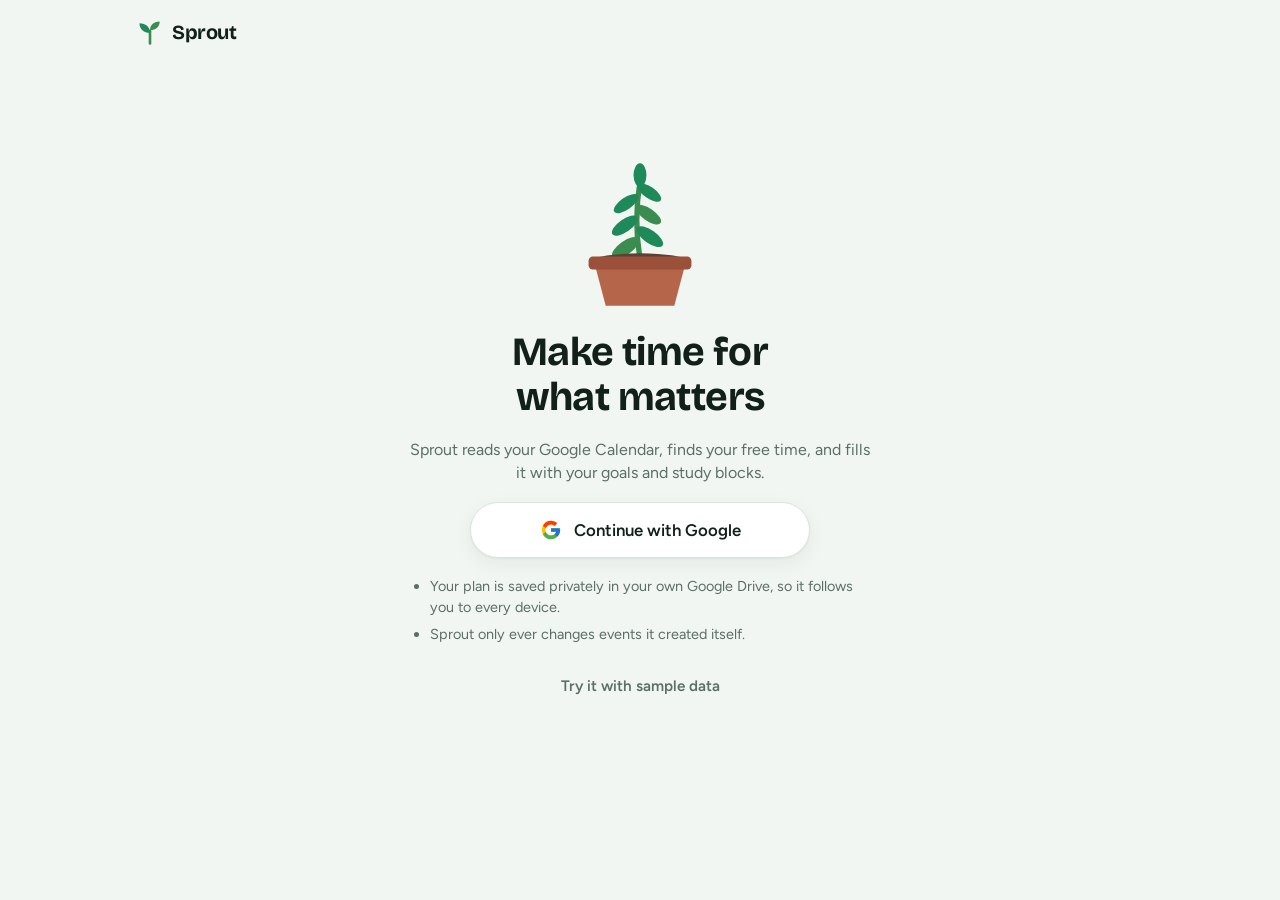
<file: index.html>
<!doctype html>
<html lang="en">
<head>
<meta charset="utf-8">
<title>Sprout</title>
<meta http-equiv="refresh" content="0; url=sprout/">
<link rel="canonical" href="sprout/">
<script>location.replace('sprout/' + location.search + location.hash);</script>
</head>
<body>
<p><a href="sprout/">Open Sprout</a></p>
</body>
</html>
</file>
<file: sprout/app.css>
/* Sprout. Phone first: one thumb-friendly column with a bottom tab bar and slide-up sheets; widens to cards and a week grid on larger screens.
   Garden palette: leaf green for goals, indigo for study, amber for streaks. */
:root {
  --bg: #F2F6F3; --surface: #FFFFFF; --surface-2: #E8EFEB; --line: #DBE4DF;
  --ink: #12201A; --muted: #5C6E67; --leaf: #1E8A5A; --leaf-ink: #FFFFFF; --leaf-soft: #D8F0E3;
  --sun: #C28407; --sun-soft: #FBEFD2; --study: #4B54C8; --study-soft: #E3E5FB;
  --busy: #E6ECE9; --busy-ink: #46554F; --work: #DDE2EA; --danger: #B5383A; --danger-soft: #F9E2E2;
  --pot: #B5654A; --pot-rim: #9A5039; --soil: #5B4334; --stem: #3B8C4F; --petal: #E8789A; --wilt: #A8A15A;
  --shadow: 0 1px 2px rgba(18, 32, 26, .05), 0 6px 20px rgba(18, 32, 26, .06);
  --scrim: rgba(12, 22, 18, .45);
  --font-display: "Bricolage Grotesque", "Avenir Next", "Segoe UI", system-ui, sans-serif;
  --font-body: "Figtree", "Segoe UI", system-ui, -apple-system, sans-serif;
  --font-mono: "IBM Plex Mono", ui-monospace, "SFMono-Regular", Consolas, monospace;
  --r: 20px; --r-sm: 14px; --tab-h: 62px;
  --sat: env(safe-area-inset-top, 0px); --sab: env(safe-area-inset-bottom, 0px);
  color-scheme: light;
}
@media (prefers-color-scheme: dark) { :root {
  --bg: #0C1311; --surface: #151E1B; --surface-2: #1D2925; --line: #2A3833;
  --ink: #E5EEEA; --muted: #93A69F; --leaf: #46C185; --leaf-ink: #05140D; --leaf-soft: #163A2A;
  --sun: #F0B53E; --sun-soft: #3A2D10; --study: #959CF4; --study-soft: #22254A;
  --busy: #222E2A; --busy-ink: #B4C4BE; --work: #272E38; --danger: #F08484; --danger-soft: #3E1F1F;
  --pot: #B86A50; --pot-rim: #94503B; --soil: #4A372B; --stem: #4FAE66; --petal: #F08DAA; --wilt: #A49E5A;
  --shadow: 0 1px 2px rgba(0, 0, 0, .3), 0 6px 20px rgba(0, 0, 0, .25);
  --scrim: rgba(0, 0, 0, .6);
  color-scheme: dark; } }

* { box-sizing: border-box; -webkit-tap-highlight-color: transparent; }
html { -webkit-text-size-adjust: 100%; }
html, body { margin: 0; }
body { background: var(--bg); color: var(--ink); font-family: var(--font-body); font-size: 16px; line-height: 1.45; overscroll-behavior-y: none; }
body.sheet-open { overflow: hidden; }
[hidden] { display: none !important; }
img { max-width: 100%; }
h1, h2, h3 { font-family: var(--font-display); margin: 0; line-height: 1.12; text-wrap: balance; letter-spacing: -0.015em; }
h1 { font-size: 1.7rem; font-weight: 700; }
h2 { font-size: 1.25rem; font-weight: 700; }
h3 { font-size: 1.02rem; font-weight: 700; letter-spacing: -0.005em; }
p { margin: 0; }
button, input, select { font: inherit; color: inherit; }
button { touch-action: manipulation; cursor: pointer; }
a { color: var(--leaf); }
code { font-family: var(--font-mono); font-size: .85em; background: var(--surface-2); padding: 2px 6px; border-radius: 6px; overflow-wrap: anywhere; }
:focus-visible { outline: 2px solid var(--leaf); outline-offset: 2px; }
.muted { color: var(--muted); } .small { font-size: .86rem; } .center { text-align: center; }
.label { display: block; font-size: .72rem; text-transform: uppercase; letter-spacing: .09em; font-weight: 700; color: var(--muted); }
.stack { display: flex; flex-direction: column; gap: 12px; }
.row { display: flex; align-items: center; gap: 10px; flex-wrap: wrap; }
.grow { flex: 1; }

/* ---- shell ---- */
#app { max-width: 1040px; margin: 0 auto; padding-left: max(16px, env(safe-area-inset-left, 0px)); padding-right: max(16px, env(safe-area-inset-right, 0px)); padding-block: calc(var(--sat) + 10px) calc(var(--tab-h) + var(--sab) + 28px); }
body:not([data-screen="app"]) #app { padding-bottom: calc(var(--sab) + 24px); }
#hdr { display: flex; align-items: center; justify-content: space-between; gap: 12px; height: 44px; margin-bottom: 14px; }
.brand { display: flex; align-items: center; gap: 8px; font-family: var(--font-display); font-size: 1.25rem; letter-spacing: -0.02em; }
.brand svg { width: 28px; height: 28px; }
.tag { font: 700 .68rem var(--font-body); letter-spacing: .06em; text-transform: uppercase; background: var(--sun-soft); color: var(--sun); padding: 3px 8px; border-radius: 999px; }
.hdr-right { display: flex; align-items: center; gap: 8px; min-width: 0; }
.syncpill { display: inline-flex; align-items: center; gap: 7px; height: 34px; padding: 0 12px; border-radius: 999px; border: 1px solid var(--line); background: var(--surface); font-size: .82rem; font-weight: 600; white-space: nowrap; }
.syncpill i, .syncbig > i { width: 8px; height: 8px; border-radius: 50%; background: var(--muted); flex: none; }
.ok > i { background: var(--leaf); } .bad > i { background: var(--danger); } .warn > i { background: var(--sun); }
.busy > i { background: var(--sun); animation: pulse 1s ease-in-out infinite; }
@keyframes pulse { 50% { opacity: .3; } }
.syncpill.bad { background: var(--danger-soft); color: var(--danger); border-color: transparent; }
.avatar-btn { border: 0; background: none; padding: 0; border-radius: 50%; }
.avatar { width: 34px; height: 34px; border-radius: 50%; background: var(--leaf-soft); color: var(--leaf); display: grid; place-items: center; font-weight: 700; overflow: hidden; flex: none; }
.avatar img { width: 100%; height: 100%; object-fit: cover; }

#tabs { position: fixed; left: 0; right: 0; bottom: 0; z-index: 20; display: flex; justify-content: space-around; gap: 4px;
  padding: 6px max(10px, env(safe-area-inset-right, 0px)) calc(6px + var(--sab)) max(10px, env(safe-area-inset-left, 0px));
  background: color-mix(in srgb, var(--surface) 88%, transparent); -webkit-backdrop-filter: blur(16px); backdrop-filter: blur(16px); border-top: 1px solid var(--line); }
#tabs:empty { display: none; }
#tabs button { flex: 1; max-width: 120px; height: 50px; border: 0; background: none; border-radius: 14px; color: var(--muted); display: flex; flex-direction: column; align-items: center; justify-content: center; gap: 2px; font-size: .7rem; font-weight: 600; transition: color .15s, background .15s, transform .1s; }
#tabs button svg { width: 23px; height: 23px; }
#tabs button[aria-current] { color: var(--leaf); background: var(--leaf-soft); }
#tabs button:active { transform: scale(.94); }

#view { display: flex; flex-direction: column; gap: 18px; }
#view > section:empty { display: none; }
#view > section { min-width: 0; }
#view.enter { animation: viewin .26s cubic-bezier(.2, .7, .2, 1); }
@keyframes viewin { from { opacity: 0; transform: translateY(8px); } }
.card { background: var(--surface); border-radius: var(--r); padding: 16px; box-shadow: var(--shadow); min-width: 0; }
.sec-head { display: flex; align-items: baseline; gap: 10px; flex-wrap: wrap; margin-bottom: 10px; }
.sec-head > .pill, .sec-head > .legend { margin-left: auto; }
.pill { display: inline-flex; align-items: center; padding: 3px 10px; border-radius: 999px; font-size: .74rem; font-weight: 700; background: var(--surface-2); color: var(--muted); white-space: nowrap; }
.pill.school { background: var(--study-soft); color: var(--study); } .pill.work { background: var(--work); color: var(--busy-ink); }
.note { padding: 12px 14px; border-radius: var(--r-sm); background: var(--surface-2); font-size: .9rem; }
.note.warn { background: var(--sun-soft); } .note.bad { background: var(--danger-soft); color: var(--danger); }
.note.row { justify-content: space-between; flex-wrap: nowrap; } .note.row span { min-width: 0; }
.empty { color: var(--muted); text-align: center; padding: 18px 8px; font-size: .92rem; }
.hint { font-size: .82rem; color: var(--muted); }

/* ---- buttons, chips, options ---- */
.btn { display: inline-flex; align-items: center; justify-content: center; gap: 8px; min-height: 46px; padding: 0 18px; border-radius: 14px; border: 1px solid var(--line); background: var(--surface); font-weight: 600; font-size: .95rem; text-decoration: none; color: var(--ink); transition: transform .1s, filter .15s, border-color .15s; }
.btn:active { transform: scale(.97); }
.btn svg { width: 18px; height: 18px; }
.btn.primary { background: var(--leaf); border-color: var(--leaf); color: var(--leaf-ink); }
.btn.primary:hover { filter: brightness(1.06); }
.btn.ghost { border-color: transparent; background: transparent; color: var(--muted); }
.btn.danger { color: var(--danger); }
.btn.small { min-height: 36px; padding: 0 12px; font-size: .85rem; border-radius: 11px; flex: none; }
.btn.big { min-height: 54px; font-size: 1.05rem; border-radius: 16px; }
.btn:disabled { opacity: .45; pointer-events: none; }
.link { border: 0; background: none; padding: 6px 0; color: var(--leaf); font-weight: 600; font-size: .88rem; text-align: left; }
.link.danger { color: var(--danger); }
.iconbtn { width: 42px; height: 42px; border-radius: 50%; border: 0; background: var(--surface-2); display: grid; place-items: center; flex: none; transition: transform .1s; }
.iconbtn:active { transform: scale(.92); }
.iconbtn svg { width: 20px; height: 20px; }
.iconbtn.ghosted { visibility: hidden; }
.chips { display: flex; flex-wrap: wrap; gap: 8px; }
.chip { min-height: 42px; padding: 0 15px; border-radius: 999px; border: 1.5px solid var(--line); background: var(--surface); font-weight: 600; font-size: .92rem; display: inline-flex; align-items: center; gap: 7px; transition: transform .1s, background .15s, border-color .15s, color .15s; }
.chip:active { transform: scale(.95); }
.chip[aria-pressed="true"] { background: var(--leaf); border-color: var(--leaf); color: var(--leaf-ink); }
.chip i { font-style: normal; font-size: 1.1rem; }
.chips.big .chip { min-height: 48px; padding: 0 16px 0 12px; }
.opts { display: flex; flex-direction: column; gap: 10px; }
.opt { display: flex; align-items: center; gap: 14px; text-align: left; width: 100%; min-height: 62px; padding: 12px 16px; border-radius: var(--r-sm); border: 2px solid transparent; background: var(--surface); box-shadow: var(--shadow); transition: transform .1s, border-color .15s, background .15s; }
.opt:active { transform: scale(.98); }
.opt[aria-pressed="true"] { border-color: var(--leaf); background: var(--leaf-soft); }
.radio { width: 22px; height: 22px; border-radius: 50%; border: 2px solid var(--line); flex: none; display: grid; place-items: center; }
.opt[aria-pressed="true"] .radio { border-color: var(--leaf); }
.opt[aria-pressed="true"] .radio::after { content: ""; width: 12px; height: 12px; border-radius: 50%; background: var(--leaf); }
.opt-t { display: flex; flex-direction: column; min-width: 0; }
.opt-t b { font-weight: 600; font-size: 1rem; } .opt-t small { color: var(--muted); font-size: .84rem; }
.group { display: flex; flex-direction: column; gap: 10px; }
.field { display: flex; flex-direction: column; gap: 5px; min-width: 0; }
.field > span { font-size: .8rem; font-weight: 600; color: var(--muted); }
input:not(.bare), select { min-height: 46px; padding: 0 14px; border-radius: 12px; border: 1.5px solid var(--line); background: var(--surface); font-size: 16px; min-width: 0; width: 100%; }
input.bare { border: 0; background: none; font-weight: 700; font-size: 1.02rem; font-family: var(--font-display); padding: 4px 0; min-width: 0; width: 100%; border-radius: 6px; }
.two { display: grid; grid-template-columns: 1fr 1fr; gap: 10px; }
.addline { display: flex; gap: 8px; } .addline input { flex: 1; }
.daypick { display: grid; grid-template-columns: repeat(7, 1fr); gap: 6px; }
.daypick button { height: 48px; border-radius: 12px; border: 1.5px solid var(--line); background: var(--surface); font-weight: 700; font-size: .9rem; padding: 0; }
.daypick button small { font-weight: 600; font-size: .9rem; }
.daypick button[aria-pressed="true"] { background: var(--leaf); border-color: var(--leaf); color: var(--leaf-ink); }
.seg { display: grid; grid-auto-flow: column; grid-auto-columns: 1fr; background: var(--surface-2); border-radius: 12px; padding: 3px; }
.seg button { height: 40px; border: 0; background: none; border-radius: 10px; font-weight: 600; font-size: .9rem; color: var(--muted); }
.seg button[aria-pressed="true"] { background: var(--surface); color: var(--ink); box-shadow: var(--shadow); }

/* ---- gate (sign-in, setup) ---- */
.gate { max-width: 460px; margin: 4vh auto 0; display: flex; flex-direction: column; align-items: center; gap: 18px; text-align: center; }
.gate .plant { width: 150px; height: auto; }
.gate h1 { font-size: clamp(1.9rem, 7vw, 2.5rem); }
.gate .left { text-align: left; align-self: stretch; }
.copyline { display: block; padding: 10px 12px; user-select: all; }
.google { display: inline-flex; align-items: center; justify-content: center; gap: 12px; min-height: 56px; width: 100%; max-width: 340px; border-radius: 999px; border: 1px solid var(--line); background: var(--surface); box-shadow: var(--shadow); font-weight: 600; font-size: 1.05rem; transition: transform .1s; }
.google:active { transform: scale(.97); }
.google svg { width: 22px; height: 22px; }
.points { text-align: left; margin: 0; padding-left: 20px; color: var(--muted); font-size: .9rem; display: flex; flex-direction: column; gap: 6px; }
.spinner { width: 34px; height: 34px; border-radius: 50%; border: 3px solid var(--line); border-top-color: var(--leaf); animation: spin .8s linear infinite; margin-top: 20vh; }
@keyframes spin { to { transform: rotate(360deg); } }

/* ---- survey ---- */
body[data-screen="survey"] #view { max-width: 560px; margin: 0 auto; width: 100%; min-height: calc(100dvh - var(--sat) - var(--sab) - 100px); }
.s-top { display: flex; align-items: center; gap: 12px; margin-bottom: 20px; }
.s-bar { flex: 1; height: 6px; border-radius: 3px; background: var(--line); overflow: hidden; }
.s-bar i { display: block; height: 100%; background: var(--leaf); border-radius: 3px; transition: width .35s cubic-bezier(.2, .7, .2, 1); }
.s-headwrap h1 { font-size: clamp(1.7rem, 6.500vw, 2.2rem); margin-bottom: 6px; }
.s-body { display: flex; flex-direction: column; gap: 20px; flex: 1; }
.s-foot { position: sticky; bottom: 0; display: flex; padding: 16px 0 calc(8px + var(--sab)); background: linear-gradient(to top, var(--bg) 70%, transparent); margin-top: auto; }

/* ---- Today ---- */
.hero { display: grid; grid-template-columns: 112px 1fr; gap: 14px; align-items: center; }
.hero-plant { align-self: end; }
.plant { width: 100%; height: auto; display: block; }
.plant .pot { fill: var(--pot); } .plant .rim { fill: var(--pot-rim); } .plant .soil { fill: var(--soil); }
.plant .stem { stroke: var(--stem); fill: none; stroke-width: 5; stroke-linecap: round; }
.plant .leaf { fill: var(--leaf); } .plant .leaf2 { fill: var(--stem); }
.plant.wilt .leaf, .plant.wilt .leaf2 { fill: var(--wilt); } .plant.wilt .stem { stroke: var(--wilt); }
.plant .petal { fill: var(--petal); } .plant .center, .plant .seed { fill: var(--sun); }
@media (prefers-reduced-motion: no-preference) { .plant .sway { transform-origin: 100px 172px; animation: sway 6s ease-in-out infinite; animation-delay: calc(var(--t, 0) * -1s); } }
@keyframes sway { 0%, 100% { transform: rotate(-1.500deg); } 50% { transform: rotate(1.500deg); } }
.hero-main { display: flex; flex-direction: column; gap: 8px; min-width: 0; }
.hero-main h1 { font-size: 1.45rem; }
.hero-stats { display: flex; gap: 22px; }
.hero-stats small, .tile small { display: block; color: var(--muted); font-size: .78rem; }
.num { font-family: var(--font-display); font-weight: 700; font-size: 1.9rem; line-height: 1; font-variant-numeric: tabular-nums; display: inline-flex; align-items: center; gap: 4px; }
.num i { font-style: normal; font-size: 1.1rem; color: var(--muted); align-self: flex-end; }
.num.sun { color: var(--sun); } .num svg { width: 22px; height: 22px; }
.bar { height: 8px; border-radius: 4px; background: var(--surface-2); overflow: hidden; }
.bar i { display: block; height: 100%; background: var(--leaf); border-radius: 4px; transition: width .4s cubic-bezier(.2, .7, .2, 1); }
.upnext { font-size: .9rem; color: var(--muted); margin-bottom: 10px; } .upnext b { color: var(--ink); }
.daylist { display: flex; flex-direction: column; gap: 8px; }
.task { display: flex; align-items: center; gap: 14px; width: 100%; min-height: 64px; padding: 10px 14px; border: 0; border-radius: var(--r-sm); background: var(--surface); box-shadow: var(--shadow); text-align: left; transition: transform .1s, opacity .2s; }
.task:active { transform: scale(.98); }
.task:disabled { cursor: default; }
.tick { width: 30px; height: 30px; border-radius: 50%; border: 2.500px solid var(--leaf); display: grid; place-items: center; flex: none; color: transparent; transition: background .15s; }
.tick svg { width: 17px; height: 17px; }
.task.study .tick { border-color: var(--study); }
.task:disabled .tick { border-style: dashed; opacity: .6; }
.task.done .tick { background: var(--leaf); color: var(--leaf-ink); }
.task.study.done .tick { background: var(--study); color: #fff; }
.task.done .t-main b { text-decoration: line-through; color: var(--muted); }
.task.pop .tick { animation: pop .35s cubic-bezier(.3, 1.600, .5, 1); }
@keyframes pop { 0% { transform: scale(.6); } 60% { transform: scale(1.200); } }
.t-main { display: flex; flex-direction: column; min-width: 0; flex: 1; }
.t-main b { font-weight: 600; overflow: hidden; text-overflow: ellipsis; white-space: nowrap; }
.t-main small { color: var(--muted); font-size: .82rem; font-variant-numeric: tabular-nums; }
.t-icon { font-size: 1.35rem; }
.busy { display: flex; align-items: baseline; gap: 10px; padding: 7px 14px; border-radius: 12px; background: var(--busy); color: var(--busy-ink); font-size: .84rem; }
.busy span { font-variant-numeric: tabular-nums; flex: none; opacity: .85; }
.busy b { font-weight: 600; overflow: hidden; text-overflow: ellipsis; white-space: nowrap; }
.busy.class { background: var(--study-soft); color: var(--study); } .busy.work { background: var(--work); }
.tiles { display: grid; grid-template-columns: repeat(3, 1fr); gap: 10px; }
.tile { background: var(--surface); border-radius: var(--r-sm); padding: 12px; box-shadow: var(--shadow); display: flex; flex-direction: column; gap: 6px; min-width: 0; }
.tile .label { font-size: .64rem; letter-spacing: .06em; }
.tile .num { font-size: 1.5rem; }
.tiles.five { grid-template-columns: repeat(auto-fit, minmax(104px, 1fr)); }

/* ---- Week ---- */
.weeknav { display: flex; align-items: center; justify-content: space-between; gap: 10px; text-align: center; }
.legend { display: flex; gap: 14px; flex-wrap: wrap; align-items: center; font-size: .8rem; color: var(--muted); margin-top: 10px; justify-content: center; }
.sec-head .legend { margin-top: 0; }
.legend i { display: inline-block; width: 10px; height: 10px; border-radius: 3px; margin-right: 5px; }
i.goal { background: var(--leaf); } i.study { background: var(--study); } i.part { background: var(--sun); }
.daystrip { display: grid; grid-template-columns: repeat(7, 1fr); gap: 5px; margin-bottom: 16px; }
.daystrip button { display: flex; flex-direction: column; align-items: center; gap: 2px; padding: 8px 0 7px; border-radius: 14px; border: 0; background: var(--surface); box-shadow: var(--shadow); transition: transform .1s, background .15s; }
.daystrip button:active { transform: scale(.94); }
.daystrip small { font-size: .68rem; font-weight: 600; color: var(--muted); }
.daystrip b { font-family: var(--font-display); font-size: 1.1rem; }
.daystrip i { width: 6px; height: 6px; border-radius: 50%; background: transparent; }
.daystrip i.some { background: var(--line); } .daystrip i.full { background: var(--leaf); }
.daystrip .today b { color: var(--leaf); }
.daystrip [aria-pressed="true"] { background: var(--leaf); }
.daystrip [aria-pressed="true"] :is(small, b) { color: var(--leaf-ink); }
.daystrip [aria-pressed="true"] i.some, .daystrip [aria-pressed="true"] i.full { background: var(--leaf-ink); }
.wk { display: grid; grid-template-columns: 50px repeat(7, minmax(0, 1fr)); padding: 0; overflow: hidden; }
.wk-head { height: 54px; padding: 8px; border-bottom: 1px solid var(--line); display: flex; flex-direction: column; gap: 2px; align-items: flex-start; }
.wk-head b { font-family: var(--font-display); font-size: .95rem; }
.wk-head .pill { font-size: .62rem; padding: 1px 6px; }
.wk-col { border-left: 1px solid var(--line); min-width: 0; }
.wk-col.today .wk-head b { color: var(--leaf); }
.wk-body { position: relative; height: var(--h); background-image: repeating-linear-gradient(to bottom, var(--line) 0 1px, transparent 1px var(--hour)); }
.wk-times { position: relative; height: var(--h); }
.wk-times span { position: absolute; right: 6px; transform: translateY(-50%); font: .66rem var(--font-mono); color: var(--muted); }
.blk { position: absolute; left: 3px; right: 3px; border: 0; border-radius: 7px; padding: 3px 6px; font-size: .72rem; line-height: 1.25; overflow: hidden; text-align: left; }
.blk b { display: block; font-weight: 600; white-space: nowrap; overflow: hidden; text-overflow: ellipsis; }
.blk span { font: .64rem var(--font-mono); opacity: .85; }
.blk.event { background: var(--busy); color: var(--busy-ink); } .blk.class { background: var(--study-soft); color: var(--study); }
.blk.work { background: var(--work); color: var(--busy-ink); }
.blk.goal { background: var(--leaf); color: var(--leaf-ink); } .blk.study { background: var(--study); color: #fff; }
.blk.done { opacity: .5; } .blk.done b::before { content: "✓ "; }

/* ---- Stats ---- */
.cards { display: grid; grid-template-columns: repeat(auto-fit, minmax(min(100%, 300px), 1fr)); gap: 14px; }
.cards .card { display: flex; flex-direction: column; gap: 10px; }
.hbar { display: grid; grid-template-columns: minmax(64px, 34%) 1fr 50px; gap: 10px; align-items: center; font-size: .88rem; }
.hbar span { overflow: hidden; text-overflow: ellipsis; white-space: nowrap; }
.hbar i { height: 10px; border-radius: 5px; background: var(--surface-2); overflow: hidden; }
.hbar b { display: block; height: 100%; background: var(--leaf); border-radius: 5px; }
.hbar.study b { background: var(--study); }
.hbar em { font: normal .78rem var(--font-mono); text-align: right; color: var(--muted); }
.chart { width: 100%; height: auto; }
.chart line { stroke: var(--line); stroke-width: 1; }
.chart rect.full { fill: var(--leaf); } .chart rect.part { fill: var(--sun); } .chart rect.none { fill: var(--line); }
.chart text { fill: var(--muted); font: 9px var(--font-mono); }
.badges { display: flex; flex-wrap: wrap; gap: 8px; }
.badges span { display: inline-flex; align-items: center; gap: 6px; padding: 7px 12px; border-radius: 999px; border: 1.500px dashed var(--line); color: var(--muted); font-size: .84rem; font-weight: 600; }
.badges svg { width: 16px; height: 16px; color: var(--line); }
.badges .got { border: 1.500px solid transparent; background: var(--sun-soft); color: var(--ink); } .badges .got svg { color: var(--sun); }

/* ---- Setup + lists ---- */
.who { display: flex; align-items: center; gap: 12px; }
.who > div { flex: 1; min-width: 0; display: flex; flex-direction: column; }
.who small { color: var(--muted); overflow: hidden; text-overflow: ellipsis; }
.who .avatar { width: 44px; height: 44px; font-size: 1.1rem; }
#view > section > .label, .group > .label { margin: 0 4px 8px; } .group > .label { margin-bottom: 0; }
.list { padding: 0; overflow: hidden; }
.listrow { display: flex; align-items: center; gap: 10px; width: 100%; min-height: 56px; padding: 8px 14px 8px 16px; border: 0; border-top: 1px solid var(--line); background: none; text-align: left; transition: background .15s; }
.listrow:first-child { border-top: 0; }
.listrow:active { background: var(--surface-2); }
.listrow b { font-weight: 600; flex: none; max-width: 60%; overflow: hidden; text-overflow: ellipsis; white-space: nowrap; }
.listrow span { flex: 1; min-width: 0; text-align: right; color: var(--muted); font-size: .88rem; overflow: hidden; text-overflow: ellipsis; white-space: nowrap; }
.listrow > svg { width: 18px; height: 18px; color: var(--muted); flex: none; }
.listrow.goal { display: grid; grid-template-columns: auto 1fr auto; grid-template-rows: auto auto; column-gap: 12px; row-gap: 0; padding-block: 10px; }
.listrow.goal .g-icon { grid-row: 1 / 3; font-style: normal; font-size: 1.5rem; }
.listrow.goal b { max-width: none; } .listrow.goal span { grid-column: 2; text-align: left; font-size: .82rem; }
.listrow.goal > svg { grid-row: 1 / 3; grid-column: 3; }
.switch { width: 46px; height: 28px; border-radius: 14px; background: var(--line); position: relative; flex: none; transition: background .2s; }
.switch::after { content: ""; position: absolute; top: 3px; left: 3px; width: 22px; height: 22px; border-radius: 50%; background: #fff; box-shadow: 0 1px 3px rgba(0, 0, 0, .25); transition: transform .2s cubic-bezier(.3, 1.300, .6, 1); }
[aria-checked="true"] > .switch { background: var(--leaf); }
[aria-checked="true"] > .switch::after { transform: translateX(18px); }
.term { display: flex; flex-direction: column; gap: 10px; } .term .sec-head { margin: 0; }
.cls { display: grid; grid-template-columns: 1fr auto; gap: 6px 10px; align-items: center; }
.cls .pips, .cls > small { grid-column: 1 / -1; }
.pips { display: flex; align-items: center; gap: 6px; } .pips small { color: var(--muted); font-size: .76rem; }
.pips button { flex: 1; max-width: 52px; height: 42px; border-radius: 11px; border: 1.500px solid var(--line); background: var(--surface); font: 600 .9rem var(--font-mono); color: var(--muted); }
.pips button.on { background: var(--study); border-color: var(--study); color: #fff; }
.acct { display: flex; flex-direction: column; gap: 8px; } .acct .sec-head { margin: 4px 4px 0; }
.syncbig { display: flex; gap: 12px; align-items: flex-start; padding: 14px; border-radius: var(--r-sm); background: var(--surface-2); }
.syncbig > i { margin-top: 7px; width: 10px; height: 10px; }
.syncbig b { font-family: var(--font-display); font-size: 1.1rem; display: block; } .syncbig small { color: var(--muted); font-size: .88rem; }
.syncbig.bad { background: var(--danger-soft); } .syncbig.bad small { color: var(--danger); }

/* ---- sheets ---- */
.backdrop { position: fixed; inset: 0; background: var(--scrim); z-index: 40; }
.sheet { position: fixed; left: 0; right: 0; bottom: 0; z-index: 41; max-height: min(92dvh, 100dvh - var(--sat) - 12px); display: flex; flex-direction: column; background: var(--bg); border-radius: 26px 26px 0 0; box-shadow: 0 -8px 40px rgba(0, 0, 0, .2); }
.backdrop.in { animation: fade .22s ease-out; } .sheet.in { animation: up .32s cubic-bezier(.2, .8, .2, 1); }
@keyframes fade { from { opacity: 0; } } @keyframes up { from { transform: translateY(100%); } }
.sheet-head { display: flex; align-items: center; justify-content: space-between; gap: 12px; padding: 18px 16px 10px 20px; }
.sheet-head::before { content: ""; position: absolute; top: 8px; left: 50%; width: 38px; height: 4px; margin-left: -19px; border-radius: 2px; background: var(--line); }
.sheet-body { overflow-y: auto; overscroll-behavior: contain; -webkit-overflow-scrolling: touch; padding: 6px max(16px, env(safe-area-inset-right, 0px)) 16px max(16px, env(safe-area-inset-left, 0px)); display: flex; flex-direction: column; gap: 20px; }
.sheet-foot { display: flex; gap: 10px; padding: 10px 16px calc(12px + var(--sab)); border-top: 1px solid var(--line); }
#toast { position: fixed; left: 50%; bottom: calc(var(--tab-h) + var(--sab) + 18px); transform: translateX(-50%); z-index: 60; max-width: calc(100% - 32px); padding: 11px 18px; border-radius: 14px; background: var(--ink); color: var(--bg); font-weight: 600; font-size: .9rem; text-align: center; box-shadow: var(--shadow); }
#toast.show { animation: toast .3s cubic-bezier(.2, .8, .2, 1); }
@keyframes toast { from { opacity: 0; transform: translate(-50%, 12px); } }

/* ---- wider screens ---- */
@media (min-width: 900px) {
  #app { padding-bottom: 48px; }
  #hdr { margin-bottom: 8px; }
  #tabs { position: sticky; top: 12px; bottom: auto; width: fit-content; margin: 0 auto 20px; padding: 5px; border: 1px solid var(--line); border-radius: 999px; box-shadow: var(--shadow); }
  #tabs button { flex-direction: row; gap: 8px; height: 40px; padding: 0 18px; max-width: none; font-size: .9rem; border-radius: 999px; }
  #tabs button svg { width: 18px; height: 18px; }
  .hero { grid-template-columns: 170px 1fr; gap: 24px; padding: 22px; } .hero-main h1 { font-size: 1.9rem; }
  body[data-screen="app"] #view { max-width: 760px; margin: 0 auto; width: 100%; }
  body[data-screen="app"] #view:has(#r-nav), body[data-screen="app"] #view:has(#r-grid) { max-width: none; }
  .sheet { left: 50%; right: auto; bottom: auto; top: 50%; width: 540px; max-height: 86dvh; border-radius: 26px; transform: translate(-50%, -50%); }
  .sheet.in { animation: popin .24s cubic-bezier(.2, .8, .2, 1); }
  @keyframes popin { from { opacity: 0; transform: translate(-50%, -46%); } }
  .sheet-head::before { display: none; } .sheet-foot { padding-bottom: 14px; }
  #toast { bottom: 28px; }
  .s-foot .btn { max-width: 320px; margin: 0 auto; }
}
@media (prefers-reduced-motion: reduce) { *, *::before, *::after { animation-duration: .01ms !important; transition-duration: .01ms !important; } }

/* ---- Study tab ---- */
.syncpill.tm { background: var(--leaf-soft); color: var(--leaf); border-color: transparent; font-variant-numeric: tabular-nums; }
.syncpill.tm i { background: var(--leaf); }
.tm-card { display: flex; align-items: center; gap: 18px; border: 2px solid var(--leaf); }
.tm-card.brk { border-color: var(--sun); }
.tm-card.rate, .tm-card:not(:has(.tm-ring)) { flex-direction: column; align-items: stretch; gap: 10px; }
.tm-ring { position: relative; width: 132px; height: 132px; flex: none; }
.tm-ring svg { width: 100%; height: 100%; transform: rotate(-90deg); }
.tm-ring circle { fill: none; stroke: var(--surface-2); stroke-width: 9; }
.tm-ring circle + circle { stroke: var(--leaf); stroke-linecap: round; transition: stroke-dashoffset .5s linear; }
.brk .tm-ring circle + circle { stroke: var(--sun); }
.tm-ring > div { position: absolute; inset: 0; display: flex; flex-direction: column; align-items: center; justify-content: center; }
.tm-ring b { font-family: var(--font-display); font-size: 1.9rem; font-variant-numeric: tabular-nums; line-height: 1; }
.tm-ring small { color: var(--muted); font-size: .76rem; text-transform: uppercase; letter-spacing: .08em; font-weight: 700; }
.tm-info { display: flex; flex-direction: column; gap: 8px; min-width: 0; flex: 1; }
.tm-info h2 { overflow-wrap: anywhere; }
.rate-row { display: grid; grid-template-columns: repeat(5, 1fr); gap: 6px; }
.rate-row button { display: flex; flex-direction: column; align-items: center; gap: 2px; padding: 10px 2px; min-height: 64px; border-radius: 14px; border: 1.500px solid var(--line); background: var(--surface); transition: transform .1s, background .15s; }
.rate-row button:active { transform: scale(.94); background: var(--leaf-soft); }
.rate-row button.hint { border-color: var(--study); }
.rate-row b { font-family: var(--font-display); font-size: 1.3rem; } .rate-row small { font-size: .62rem; color: var(--muted); line-height: 1.15; text-align: center; }
.lvl { display: flex; flex-direction: column; gap: 10px; }
.lvl-top { display: flex; justify-content: space-between; align-items: baseline; } .lvl-top b { font-family: var(--font-display); font-size: 1.15rem; }
.lvl .bar i { background: var(--study); }
.lvl-stats { display: flex; gap: 6px 16px; flex-wrap: wrap; font-size: .84rem; color: var(--muted); } .lvl-stats b { color: var(--ink); }
#r-queue, #r-deadlines { display: flex; flex-direction: column; gap: 10px; } #r-queue .sec-head, #r-deadlines .sec-head { margin-bottom: 0; }
#r-deadlines .sec-head .link { margin-left: auto; }
.q-item { display: flex; align-items: center; gap: 10px; padding: 12px 12px 12px 16px; border-radius: var(--r-sm); background: var(--surface); box-shadow: var(--shadow); border: 2px solid transparent; }
.q-item.first { border-color: var(--study); }
.q-main { flex: 1; min-width: 0; display: flex; flex-direction: column; }
.q-main b { font-weight: 600; overflow: hidden; text-overflow: ellipsis; white-space: nowrap; } .q-main small { color: var(--muted); font-size: .82rem; }
.q-min { font: 600 .8rem var(--font-mono); color: var(--muted); white-space: nowrap; }
.iconbtn.go { background: var(--study); color: #fff; } .iconbtn:disabled { opacity: .4; pointer-events: none; }
.dl { display: flex; align-items: center; gap: 12px; padding: 10px 14px; border-top: 1px solid var(--line); } .dl:first-child { border-top: 0; }
.dl-check { width: 26px; height: 26px; border-radius: 8px; border: 2px solid var(--line); background: none; flex: none; }
.dl-check:active { background: var(--leaf); border-color: var(--leaf); }
.dl-main { flex: 1; min-width: 0; display: flex; flex-direction: column; border: 0; background: none; text-align: left; padding: 0; }
.dl-main b { font-weight: 600; overflow: hidden; text-overflow: ellipsis; white-space: nowrap; } .dl-main small { color: var(--muted); font-size: .82rem; }
.dl-main small.soon { color: var(--sun); font-weight: 600; } .dl-main small.over { color: var(--danger); font-weight: 600; }
.conf { font-size: .78rem; color: var(--muted); margin-top: -6px; }
.trow { display: grid; grid-template-columns: 1fr auto; gap: 0 10px; font-size: .88rem; } .trow span { font-weight: 600; overflow: hidden; text-overflow: ellipsis; white-space: nowrap; }
.trow small { grid-column: 1; color: var(--muted); font-size: .78rem; } .trow em { grid-row: 1 / 3; grid-column: 2; align-self: center; font: normal .78rem var(--font-mono); color: var(--muted); }
.tp { display: grid; grid-template-columns: 1fr auto; gap: 8px 10px; align-items: center; padding: 12px 14px; border-top: 1px solid var(--line); } .tp:first-child { border-top: 0; }
.tp-main { min-width: 0; display: flex; flex-direction: column; } .tp-main b { font-weight: 600; overflow-wrap: anywhere; } .tp-main small { color: var(--muted); font-size: .8rem; }
.tp .seg { grid-column: 1; } .tp .iconbtn { grid-row: 1; grid-column: 2; width: 34px; height: 34px; }
.seg.mini button { height: 32px; font-size: .78rem; }
.steps { margin: 0; padding-left: 20px; display: flex; flex-direction: column; gap: 6px; }
/* explain-it coach */
.thread { display: flex; flex-direction: column; gap: 12px; } .thread:empty { display: none; }
.me { align-self: flex-end; max-width: 88%; background: var(--leaf-soft); padding: 10px 14px; border-radius: 18px 18px 4px 18px; font-size: .92rem; overflow-wrap: anywhere; }
.me .label { margin-bottom: 2px; font-size: .62rem; }
.coach { background: var(--surface); border-radius: 18px 18px 18px 4px; padding: 14px; box-shadow: var(--shadow); display: flex; flex-direction: column; gap: 12px; font-size: .93rem; }
.c-sec { padding-left: 12px; border-left: 3px solid var(--line); display: flex; flex-direction: column; gap: 4px; }
.c-sec.ok { border-color: var(--leaf); } .c-sec.fix { border-color: var(--danger); } .c-sec.gap { border-color: var(--sun); }
.c-sec ul { margin: 0; padding-left: 18px; } .c-sec p { margin: 0; } .c-sec s { color: var(--muted); }
.c-score { display: flex; align-items: center; gap: 5px; } .c-score i { width: 18px; height: 6px; border-radius: 3px; background: var(--line); } .c-score i.on { background: var(--study); } .c-score span { margin-left: 6px; }
.c-q { font-family: var(--font-display); font-weight: 600; font-size: 1.08rem; line-height: 1.3; padding: 12px 14px; border-radius: 12px; background: var(--study-soft); color: var(--ink); }
.recbtn { display: flex; flex-direction: column; align-items: center; justify-content: center; gap: 4px; width: 100%; min-height: 112px; border-radius: var(--r); border: 0; background: var(--study); color: #fff; transition: transform .1s; }
.recbtn:active { transform: scale(.98); }
.recbtn svg { width: 30px; height: 30px; } .recbtn b { font-size: 1.05rem; } .recbtn small { opacity: .85; font-size: .8rem; }
.recbtn.on { background: var(--danger); color: #fff; } .recbtn.on b { font: 700 1.6rem var(--font-display); font-variant-numeric: tabular-nums; }
.recbtn.on span { width: 14px; height: 14px; border-radius: 50%; background: #fff; animation: pulse 1s ease-in-out infinite; }
.typed { display: flex; gap: 8px; align-items: flex-end; }
textarea { flex: 1; min-width: 0; padding: 10px 14px; border-radius: 12px; border: 1.500px solid var(--line); background: var(--surface); color: var(--ink); font: inherit; font-size: 16px; resize: vertical; }
.thinking { display: flex; align-items: center; gap: 12px; color: var(--muted); padding: 8px 0; } .thinking .spinner { margin: 0; width: 24px; height: 24px; }
@media (min-width: 900px) { body[data-screen="app"] #view:has(#r-queue) { max-width: 760px; } }

/* ---- quests, garden, XP ---- */
.xprow { display: flex; align-items: center; gap: 10px; font-size: .8rem; }
.xprow b { white-space: nowrap; font-weight: 700; } .xprow .bar { flex: 1; height: 6px; } .xprow .bar i { background: var(--study); } .xprow small { color: var(--muted); white-space: nowrap; }
.quests { display: flex; flex-direction: column; gap: 10px; } .quests .sec-head { margin: 0; } .quests .sec-head span { margin-left: auto; }
.quest { display: flex; align-items: center; gap: 10px; font-size: .92rem; }
.quest b { font-weight: 600; flex: 1; min-width: 0; } .quest small { color: var(--muted); font-size: .8rem; font-variant-numeric: tabular-nums; }
.quest em { font: normal 600 .74rem var(--font-mono); color: var(--study); background: var(--study-soft); padding: 2px 7px; border-radius: 999px; }
.q-tick { width: 22px; height: 22px; border-radius: 50%; border: 2px solid var(--line); flex: none; display: grid; place-items: center; color: #fff; }
.q-tick svg { width: 13px; height: 13px; }
.quest.done .q-tick { background: var(--study); border-color: var(--study); } .quest.done b { color: var(--muted); text-decoration: line-through; }
.garden { display: grid; grid-template-columns: repeat(7, 1fr); gap: 6px; margin-bottom: 10px; }
.g-head { display: contents; } .g-head span { text-align: center; font-size: .68rem; font-weight: 700; color: var(--muted); }
.garden > i { aspect-ratio: 1; max-height: 44px; border-radius: 10px; background: var(--surface-2); display: grid; place-items: center; font-style: normal; font-size: 1.1rem; }
.garden > i.full { background: var(--leaf-soft); } .garden > i.part { background: var(--sun-soft); } .garden > i.frozen { background: var(--study-soft); }
.garden > i.future { background: none; border: 1.500px dashed var(--line); } .garden > i.today { outline: 2px solid var(--leaf); outline-offset: 1px; }
.confetti { position: fixed; inset: 0; pointer-events: none; z-index: 70; overflow: hidden; }
.confetti i { position: absolute; top: -12px; left: var(--x); width: 9px; height: 14px; border-radius: 2px; background: var(--c); animation: fall 2.200s cubic-bezier(.2, .6, .4, 1) var(--d) forwards; }
@keyframes fall { to { transform: translateY(105vh) rotate(var(--r)); opacity: .2; } }

/* ---- moving blocks ---- */
.taskwrap { display: flex; align-items: center; gap: 6px; } .taskwrap .task { flex: 1; min-width: 0; }
.iconbtn.mv { width: 38px; height: 38px; background: none; color: var(--muted); } .iconbtn.mv svg { width: 19px; height: 19px; }
.blk[data-drag] { cursor: grab; touch-action: none; user-select: none; -webkit-user-select: none; }
.blk.dragging { cursor: grabbing; z-index: 5; opacity: .92; box-shadow: 0 8px 24px rgba(0, 0, 0, .3); transition: none; }
.wk { overflow: visible; }
</file>
